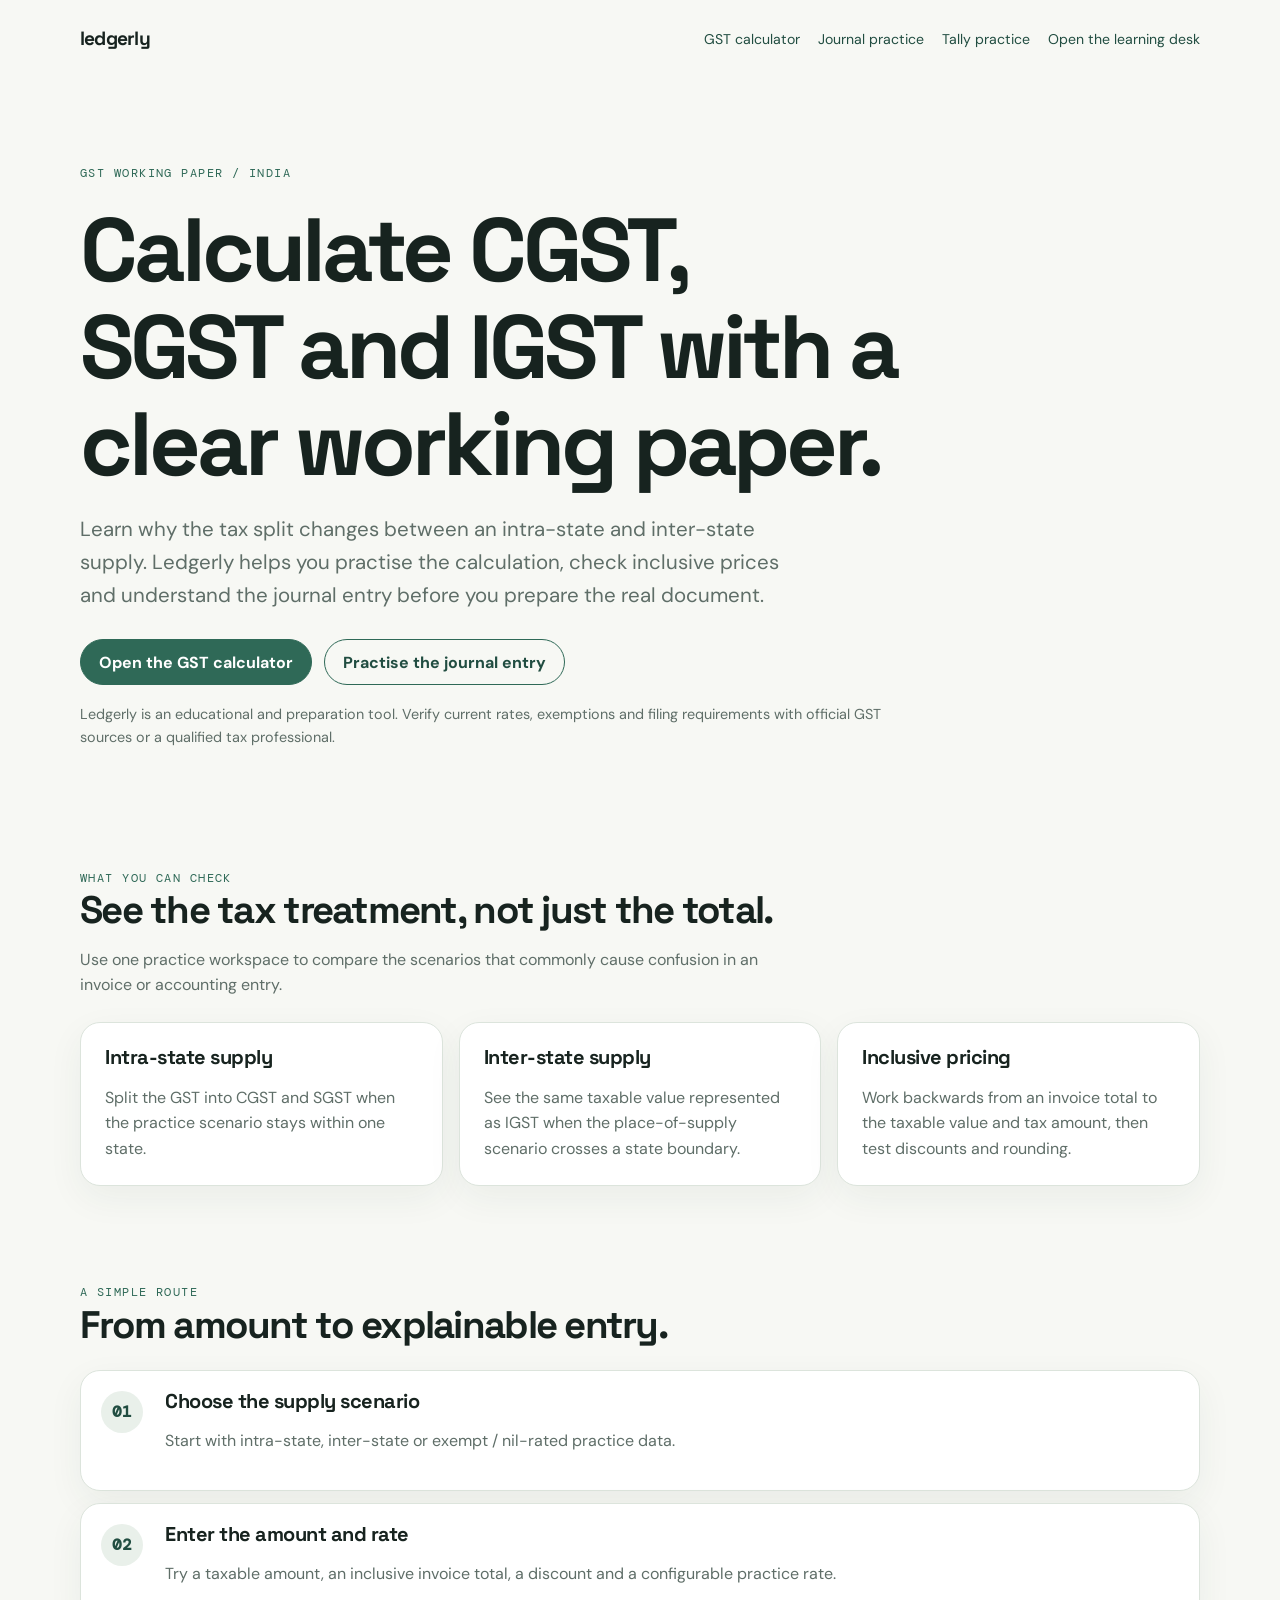
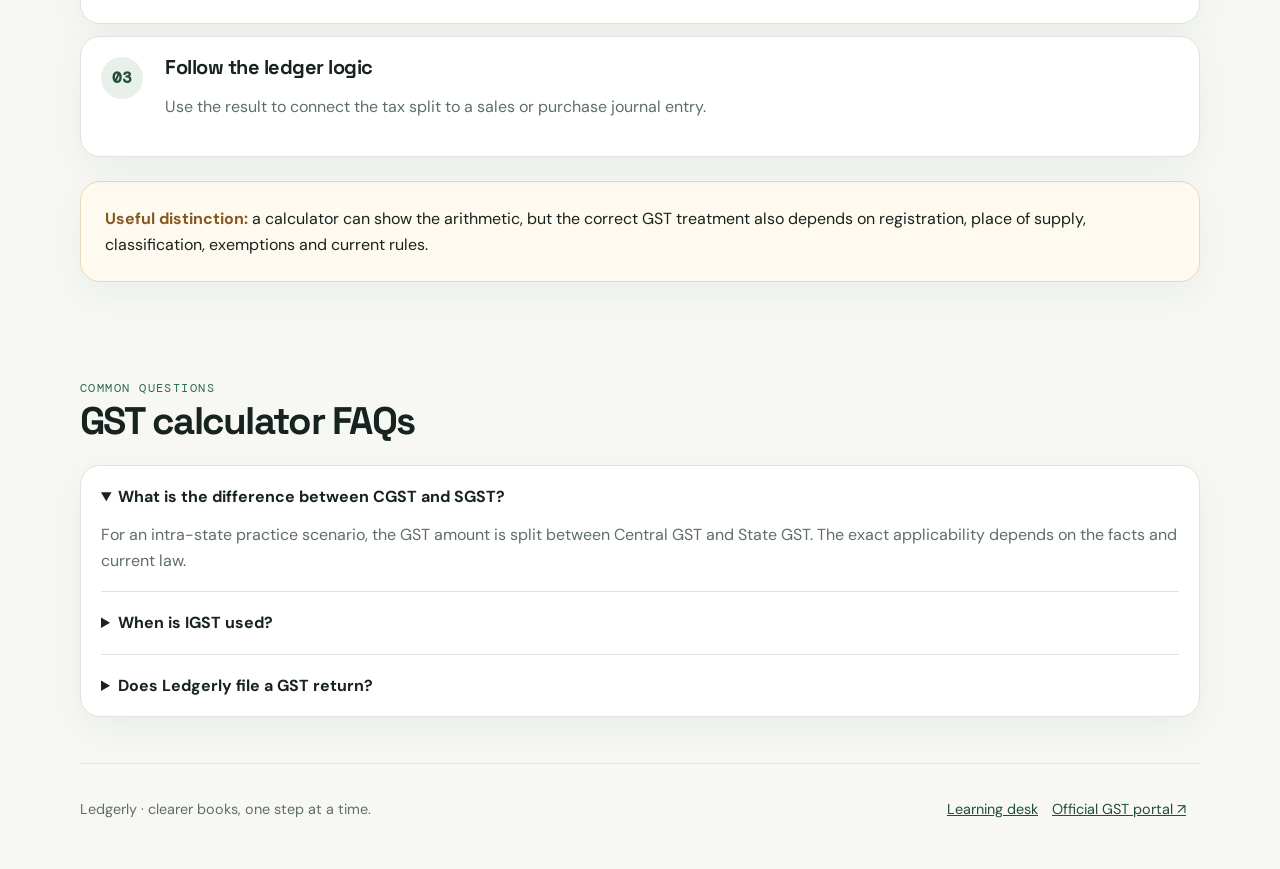
<file: gst-calculator.html>
<!DOCTYPE html>
<html lang="en">
<head>
  <meta charset="UTF-8" />
  <meta name="viewport" content="width=device-width, initial-scale=1.0" />
  <meta name="description" content="Practise GST calculations for intra-state CGST and SGST, inter-state IGST, inclusive prices and discounts with Ledgerly." />
  <meta name="robots" content="index, follow" />
  <link rel="canonical" href="https://ledgerly-6d88.onrender.com/Ledgerly/gst-calculator.html" />
  <meta property="og:site_name" content="Ledgerly" />
  <meta property="og:title" content="Free GST Calculator for CGST, SGST and IGST" />
  <meta property="og:description" content="Understand the GST split before you prepare an invoice or return working paper." />
  <meta property="og:type" content="website" />
  <meta property="og:url" content="https://ledgerly-6d88.onrender.com/Ledgerly/gst-calculator.html" />
  <meta name="twitter:card" content="summary" />
  <title>Free GST Calculator for CGST, SGST and IGST | Ledgerly</title>
  <link rel="preconnect" href="https://fonts.googleapis.com" />
  <link rel="preconnect" href="https://fonts.gstatic.com" crossorigin />
  <link href="https://fonts.googleapis.com/css2?family=DM+Mono:wght@400;500&family=DM+Sans:wght@400;500;600;700&family=Space+Grotesk:wght@500;600;700&display=swap" rel="stylesheet" />
  <link rel="stylesheet" href="seo-pages.css" />
</head>
<body>
  <div class="seo-shell">
    <header class="seo-header">
      <a class="seo-brand" href="index.html">ledgerly</a>
      <nav class="seo-nav" aria-label="Ledgerly guides">
        <a href="gst-calculator.html">GST calculator</a>
        <a href="journal-entry-practice.html">Journal practice</a>
        <a href="tally-practice.html">Tally practice</a>
        <a href="index.html">Open the learning desk</a>
      </nav>
    </header>

    <main class="seo-main">
      <section class="seo-hero">
        <span class="seo-kicker">GST WORKING PAPER / INDIA</span>
        <h1>Calculate CGST, SGST and IGST with a clear working paper.</h1>
        <p class="seo-lede">Learn why the tax split changes between an intra-state and inter-state supply. Ledgerly helps you practise the calculation, check inclusive prices and understand the journal entry before you prepare the real document.</p>
        <div class="seo-actions">
          <a class="seo-button" href="index.html">Open the GST calculator</a>
          <a class="seo-button secondary" href="journal-entry-practice.html">Practise the journal entry</a>
        </div>
        <p class="seo-note">Ledgerly is an educational and preparation tool. Verify current rates, exemptions and filing requirements with official GST sources or a qualified tax professional.</p>
      </section>

      <section class="seo-section">
        <div class="seo-section-heading">
          <span class="seo-kicker">WHAT YOU CAN CHECK</span>
          <h2>See the tax treatment, not just the total.</h2>
          <p>Use one practice workspace to compare the scenarios that commonly cause confusion in an invoice or accounting entry.</p>
        </div>
        <div class="seo-card-grid">
          <article class="seo-card"><h3>Intra-state supply</h3><p>Split the GST into CGST and SGST when the practice scenario stays within one state.</p></article>
          <article class="seo-card"><h3>Inter-state supply</h3><p>See the same taxable value represented as IGST when the place-of-supply scenario crosses a state boundary.</p></article>
          <article class="seo-card"><h3>Inclusive pricing</h3><p>Work backwards from an invoice total to the taxable value and tax amount, then test discounts and rounding.</p></article>
        </div>
      </section>

      <section class="seo-section">
        <div class="seo-section-heading">
          <span class="seo-kicker">A SIMPLE ROUTE</span>
          <h2>From amount to explainable entry.</h2>
        </div>
        <div class="seo-step-grid">
          <div class="seo-step"><span class="seo-step-number">01</span><div><h3>Choose the supply scenario</h3><p>Start with intra-state, inter-state or exempt / nil-rated practice data.</p></div></div>
          <div class="seo-step"><span class="seo-step-number">02</span><div><h3>Enter the amount and rate</h3><p>Try a taxable amount, an inclusive invoice total, a discount and a configurable practice rate.</p></div></div>
          <div class="seo-step"><span class="seo-step-number">03</span><div><h3>Follow the ledger logic</h3><p>Use the result to connect the tax split to a sales or purchase journal entry.</p></div></div>
        </div>
        <div class="seo-callout"><strong>Useful distinction:</strong> a calculator can show the arithmetic, but the correct GST treatment also depends on registration, place of supply, classification, exemptions and current rules.</div>
      </section>

      <section class="seo-section">
        <div class="seo-section-heading"><span class="seo-kicker">COMMON QUESTIONS</span><h2>GST calculator FAQs</h2></div>
        <div class="seo-faq">
          <details open><summary>What is the difference between CGST and SGST?</summary><p>For an intra-state practice scenario, the GST amount is split between Central GST and State GST. The exact applicability depends on the facts and current law.</p></details>
          <details><summary>When is IGST used?</summary><p>IGST is used for inter-state supplies and other situations defined by GST rules. Confirm the place-of-supply treatment before relying on a calculation.</p></details>
          <details><summary>Does Ledgerly file a GST return?</summary><p>No. Ledgerly prepares illustrative calculations and working papers. Portal login, payment and filing remain on the official GST portal or an authorised integration.</p></details>
        </div>
      </section>
    </main>

    <footer class="seo-footer"><span>Ledgerly · clearer books, one step at a time.</span><span><a href="index.html">Learning desk</a><a href="https://www.gst.gov.in/" target="_blank" rel="noopener noreferrer">Official GST portal ↗</a></span></footer>
  </div>
</body>
</html>
</file>
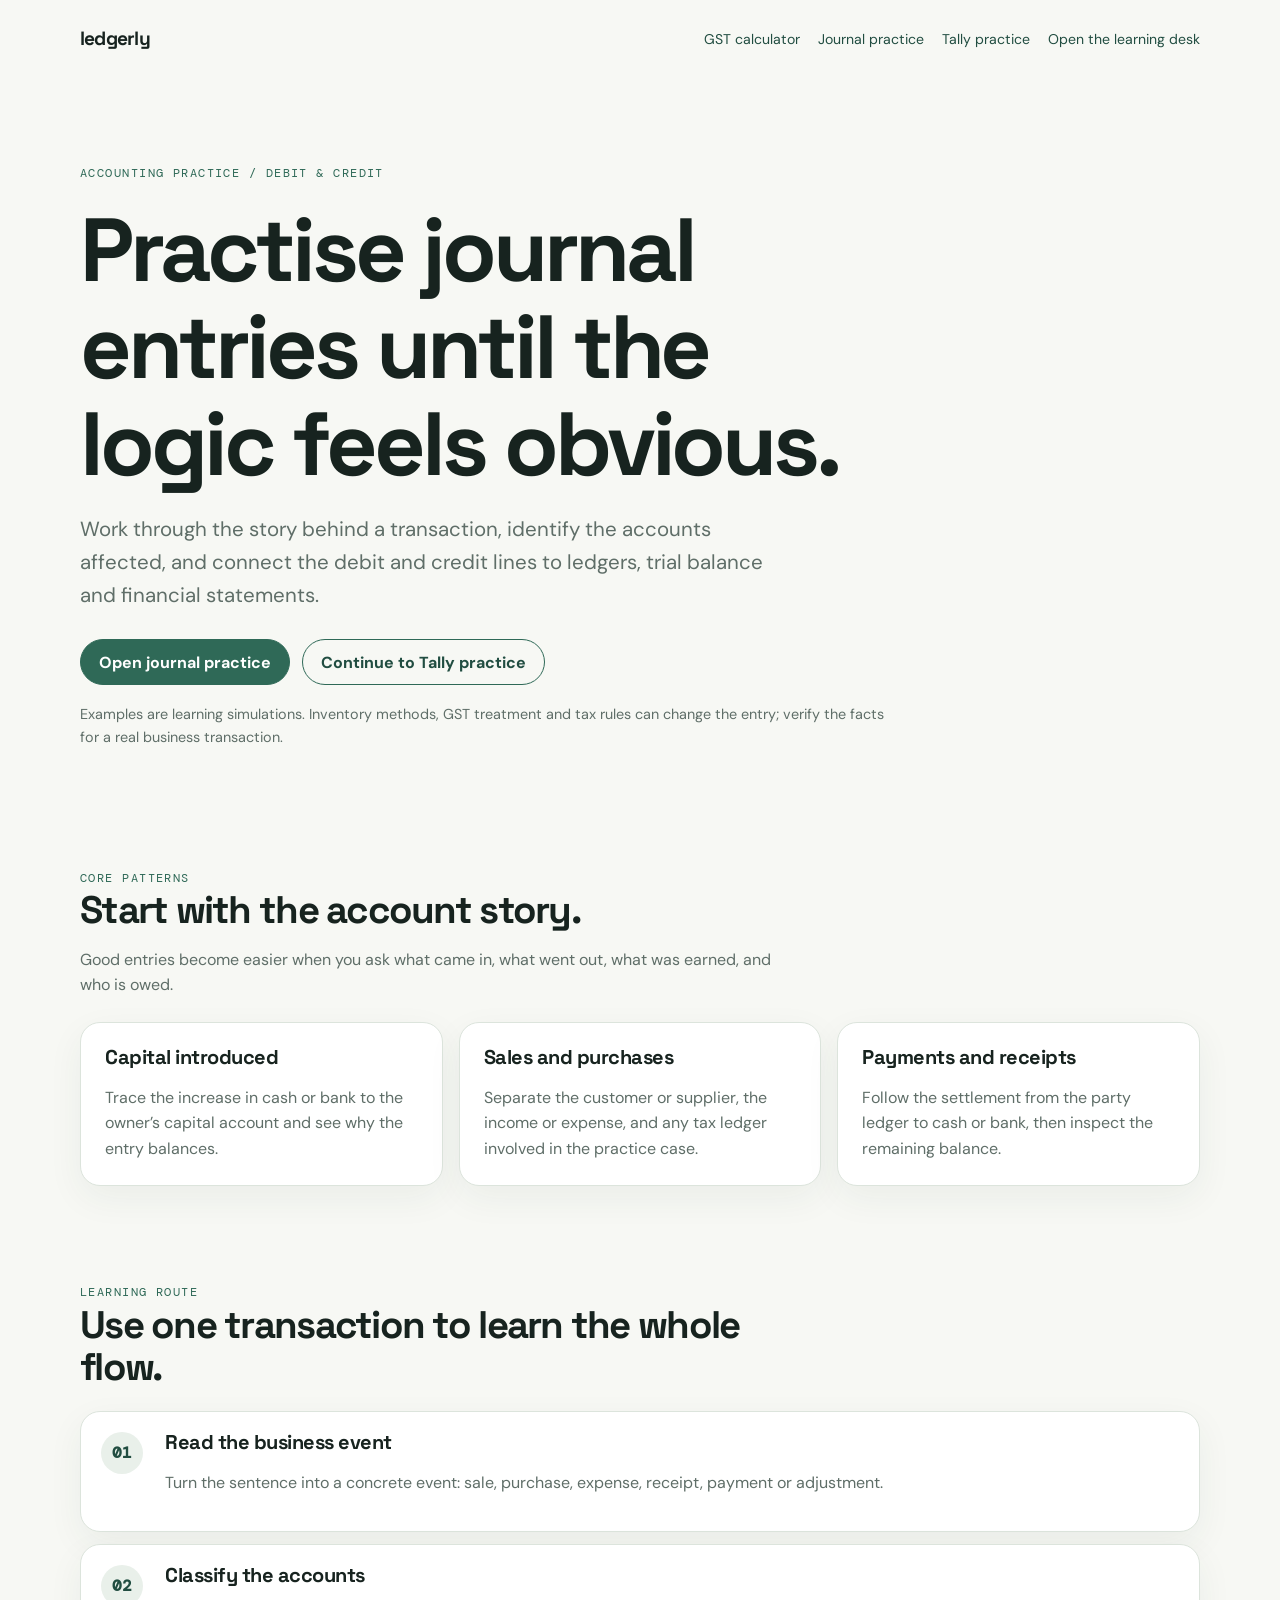
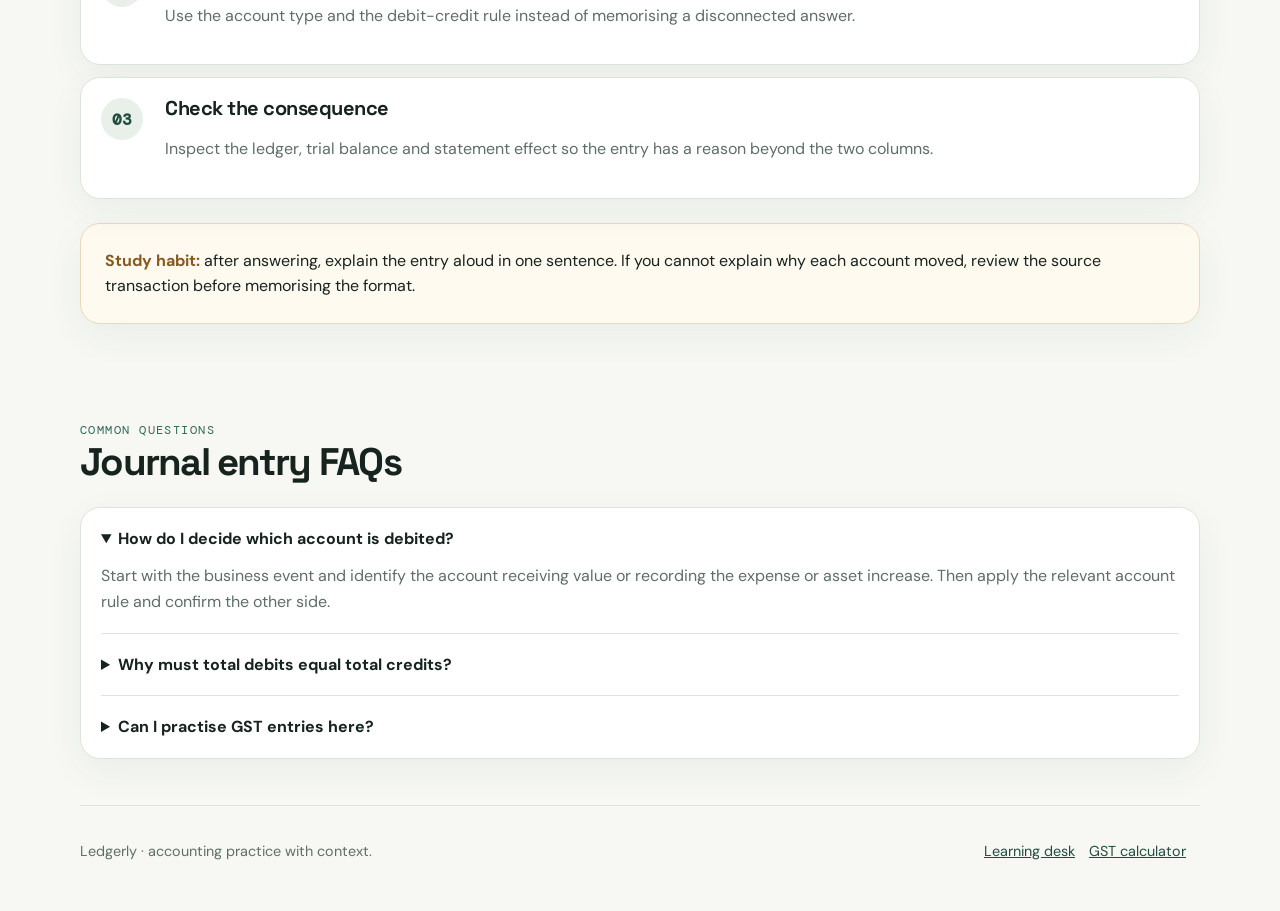
<file: journal-entry-practice.html>
<!DOCTYPE html>
<html lang="en">
<head>
  <meta charset="UTF-8" />
  <meta name="viewport" content="width=device-width, initial-scale=1.0" />
  <meta name="description" content="Practise accounting journal entries with clear debit and credit explanations, GST examples and connected ledger logic in Ledgerly." />
  <meta name="robots" content="index, follow" />
  <link rel="canonical" href="https://ledgerly-6d88.onrender.com/Ledgerly/journal-entry-practice.html" />
  <meta property="og:site_name" content="Ledgerly" />
  <meta property="og:title" content="Journal Entry Practice with Debit and Credit Explanations" />
  <meta property="og:description" content="Build confidence with practical accounting entries for capital, sales, purchases, expenses and GST." />
  <meta property="og:type" content="website" />
  <meta property="og:url" content="https://ledgerly-6d88.onrender.com/Ledgerly/journal-entry-practice.html" />
  <meta name="twitter:card" content="summary" />
  <title>Journal Entry Practice with Debit and Credit Explanations | Ledgerly</title>
  <link rel="preconnect" href="https://fonts.googleapis.com" />
  <link rel="preconnect" href="https://fonts.gstatic.com" crossorigin />
  <link href="https://fonts.googleapis.com/css2?family=DM+Mono:wght@400;500&family=DM+Sans:wght@400;500;600;700&family=Space+Grotesk:wght@500;600;700&display=swap" rel="stylesheet" />
  <link rel="stylesheet" href="seo-pages.css" />
</head>
<body>
  <div class="seo-shell">
    <header class="seo-header">
      <a class="seo-brand" href="index.html">ledgerly</a>
      <nav class="seo-nav" aria-label="Ledgerly guides">
        <a href="gst-calculator.html">GST calculator</a>
        <a href="journal-entry-practice.html">Journal practice</a>
        <a href="tally-practice.html">Tally practice</a>
        <a href="index.html">Open the learning desk</a>
      </nav>
    </header>

    <main class="seo-main">
      <section class="seo-hero">
        <span class="seo-kicker">ACCOUNTING PRACTICE / DEBIT &amp; CREDIT</span>
        <h1>Practise journal entries until the logic feels obvious.</h1>
        <p class="seo-lede">Work through the story behind a transaction, identify the accounts affected, and connect the debit and credit lines to ledgers, trial balance and financial statements.</p>
        <div class="seo-actions">
          <a class="seo-button" href="index.html#journal">Open journal practice</a>
          <a class="seo-button secondary" href="tally-practice.html">Continue to Tally practice</a>
        </div>
        <p class="seo-note">Examples are learning simulations. Inventory methods, GST treatment and tax rules can change the entry; verify the facts for a real business transaction.</p>
      </section>

      <section class="seo-section">
        <div class="seo-section-heading">
          <span class="seo-kicker">CORE PATTERNS</span>
          <h2>Start with the account story.</h2>
          <p>Good entries become easier when you ask what came in, what went out, what was earned, and who is owed.</p>
        </div>
        <div class="seo-card-grid">
          <article class="seo-card"><h3>Capital introduced</h3><p>Trace the increase in cash or bank to the owner’s capital account and see why the entry balances.</p></article>
          <article class="seo-card"><h3>Sales and purchases</h3><p>Separate the customer or supplier, the income or expense, and any tax ledger involved in the practice case.</p></article>
          <article class="seo-card"><h3>Payments and receipts</h3><p>Follow the settlement from the party ledger to cash or bank, then inspect the remaining balance.</p></article>
        </div>
      </section>

      <section class="seo-section">
        <div class="seo-section-heading">
          <span class="seo-kicker">LEARNING ROUTE</span>
          <h2>Use one transaction to learn the whole flow.</h2>
        </div>
        <div class="seo-step-grid">
          <div class="seo-step"><span class="seo-step-number">01</span><div><h3>Read the business event</h3><p>Turn the sentence into a concrete event: sale, purchase, expense, receipt, payment or adjustment.</p></div></div>
          <div class="seo-step"><span class="seo-step-number">02</span><div><h3>Classify the accounts</h3><p>Use the account type and the debit-credit rule instead of memorising a disconnected answer.</p></div></div>
          <div class="seo-step"><span class="seo-step-number">03</span><div><h3>Check the consequence</h3><p>Inspect the ledger, trial balance and statement effect so the entry has a reason beyond the two columns.</p></div></div>
        </div>
        <div class="seo-callout"><strong>Study habit:</strong> after answering, explain the entry aloud in one sentence. If you cannot explain why each account moved, review the source transaction before memorising the format.</div>
      </section>

      <section class="seo-section">
        <div class="seo-section-heading"><span class="seo-kicker">COMMON QUESTIONS</span><h2>Journal entry FAQs</h2></div>
        <div class="seo-faq">
          <details open><summary>How do I decide which account is debited?</summary><p>Start with the business event and identify the account receiving value or recording the expense or asset increase. Then apply the relevant account rule and confirm the other side.</p></details>
          <details><summary>Why must total debits equal total credits?</summary><p>Double-entry bookkeeping records the same event from two linked perspectives. Equality is the first control that the entry has been captured completely.</p></details>
          <details><summary>Can I practise GST entries here?</summary><p>Yes. Ledgerly includes a GST decision desk that compares same-state CGST and SGST with different-state IGST, but the examples remain educational and configurable.</p></details>
        </div>
      </section>
    </main>

    <footer class="seo-footer"><span>Ledgerly · accounting practice with context.</span><span><a href="index.html">Learning desk</a><a href="gst-calculator.html">GST calculator</a></span></footer>
  </div>
</body>
</html>
</file>
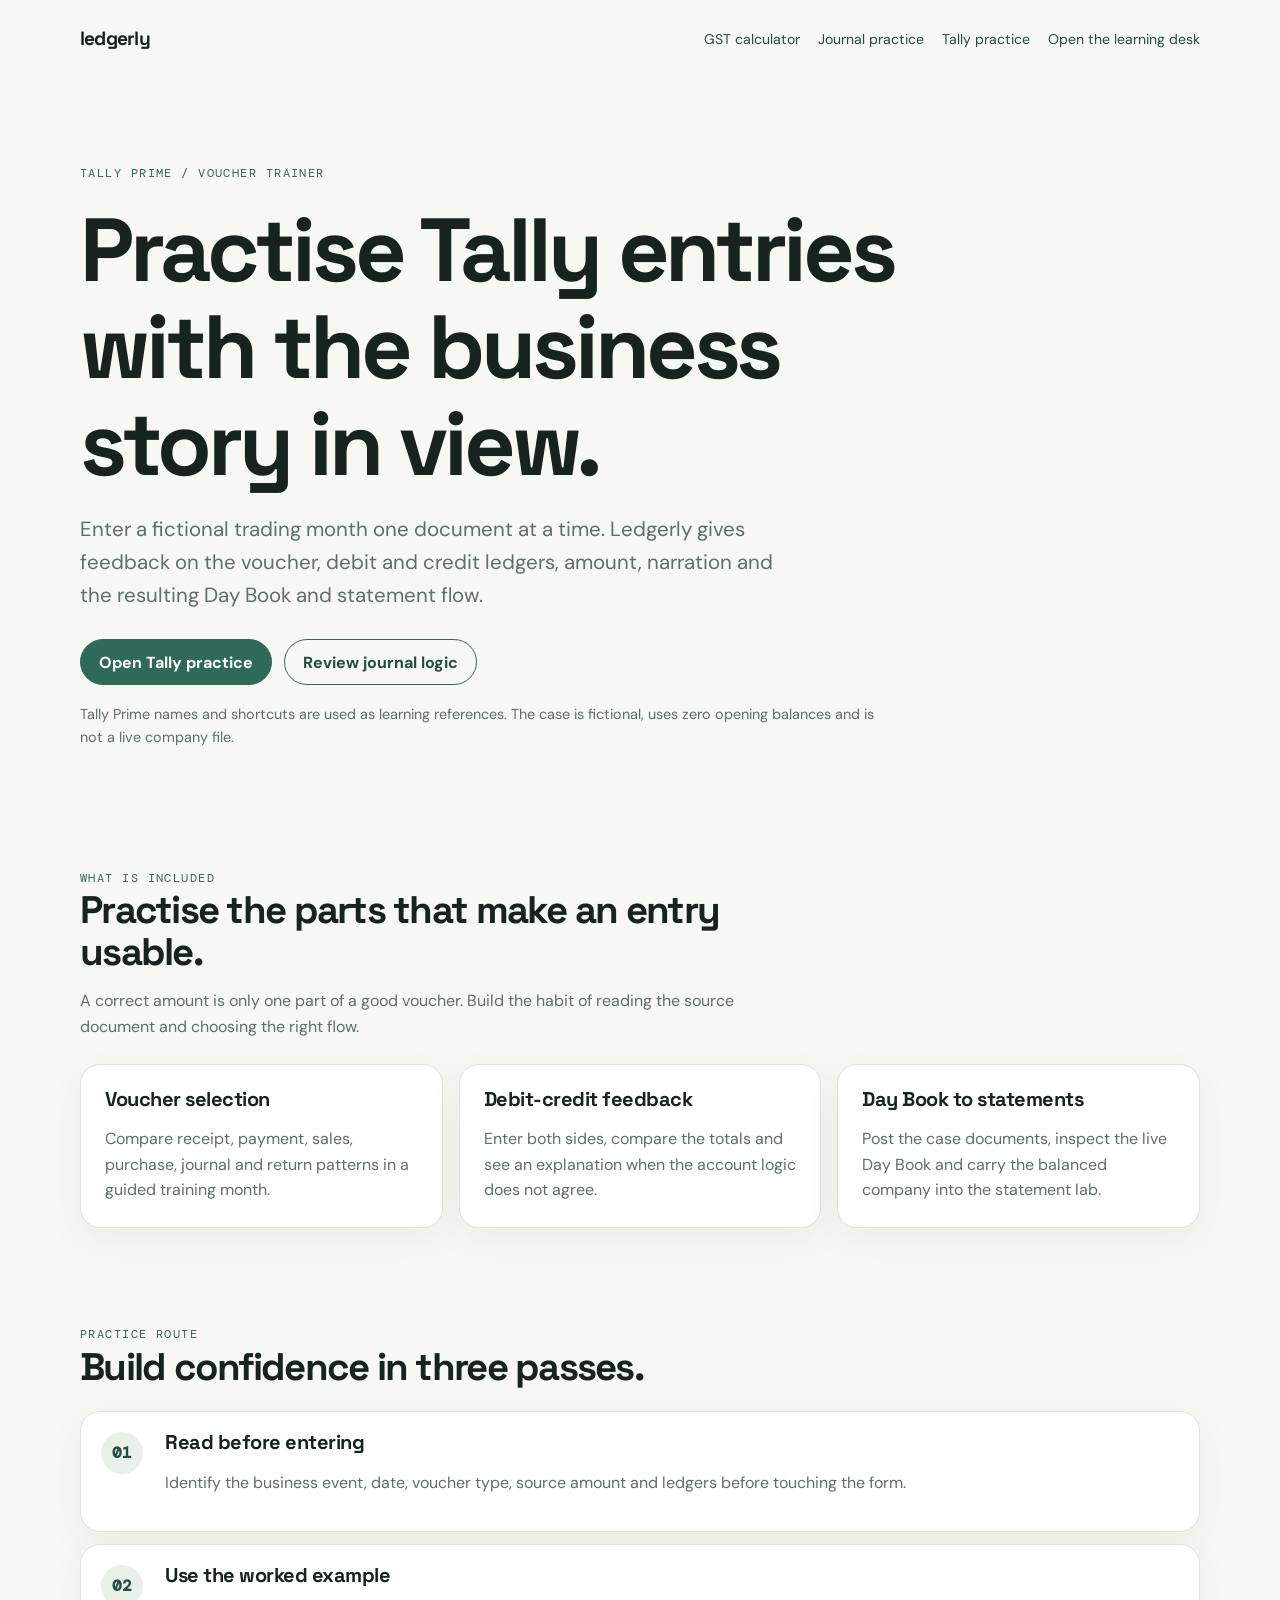
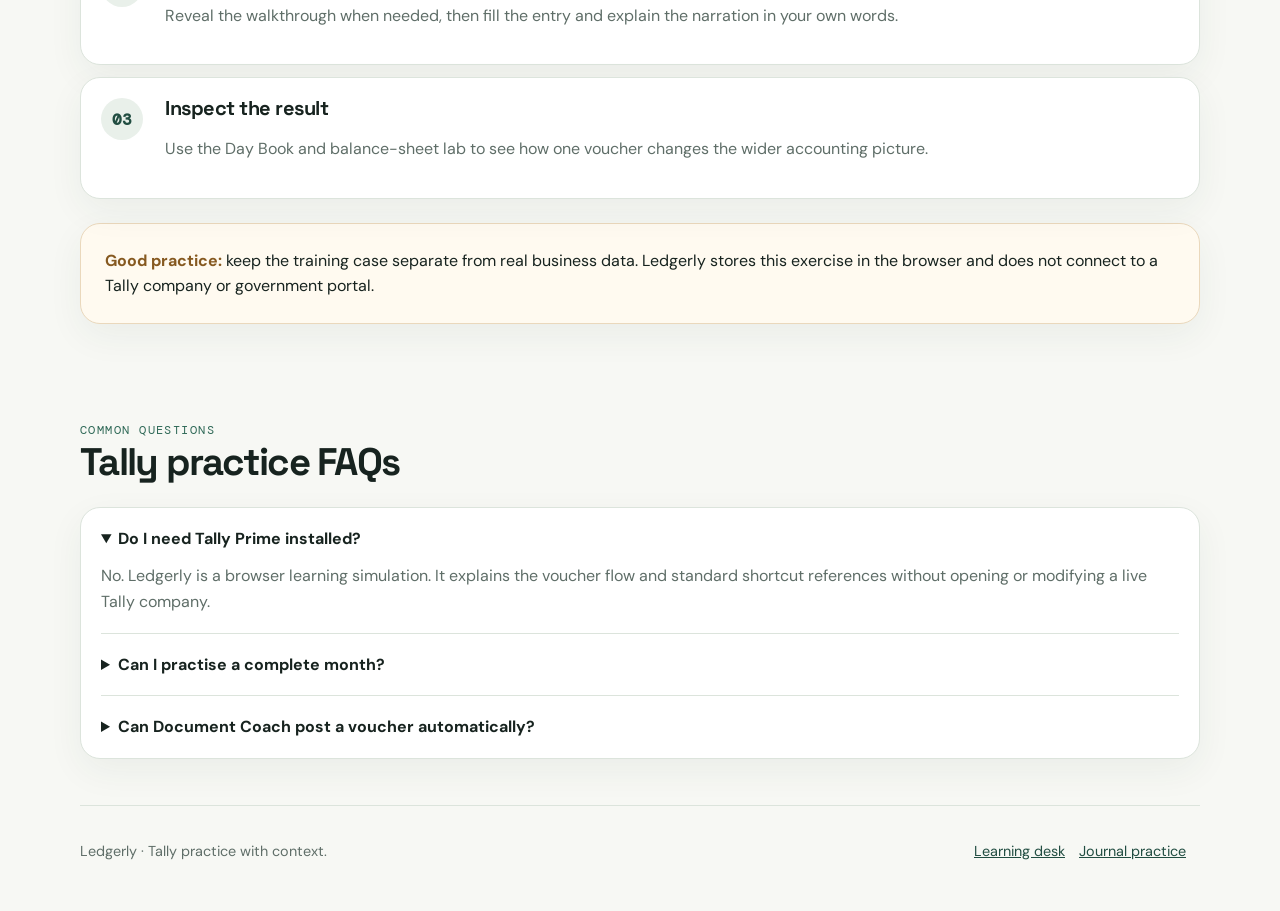
<file: tally-practice.html>
<!DOCTYPE html>
<html lang="en">
<head>
  <meta charset="UTF-8" />
  <meta name="viewport" content="width=device-width, initial-scale=1.0" />
  <meta name="description" content="Practise Tally Prime voucher entries with a fictional trading month, debit-credit feedback, shortcut guidance and a balance-sheet handoff in Ledgerly." />
  <meta name="robots" content="index, follow" />
  <link rel="canonical" href="https://ledgerly-6d88.onrender.com/Ledgerly/tally-practice.html" />
  <meta property="og:site_name" content="Ledgerly" />
  <meta property="og:title" content="Tally Prime Voucher Practice and Accounting Labs" />
  <meta property="og:description" content="Enter a fictional trading month, practise voucher logic and connect entries to the day book and statements." />
  <meta property="og:type" content="website" />
  <meta property="og:url" content="https://ledgerly-6d88.onrender.com/Ledgerly/tally-practice.html" />
  <meta name="twitter:card" content="summary" />
  <title>Tally Prime Voucher Practice and Accounting Labs | Ledgerly</title>
  <link rel="preconnect" href="https://fonts.googleapis.com" />
  <link rel="preconnect" href="https://fonts.gstatic.com" crossorigin />
  <link href="https://fonts.googleapis.com/css2?family=DM+Mono:wght@400;500&family=DM+Sans:wght@400;500;600;700&family=Space+Grotesk:wght@500;600;700&display=swap" rel="stylesheet" />
  <link rel="stylesheet" href="seo-pages.css" />
</head>
<body>
  <div class="seo-shell">
    <header class="seo-header">
      <a class="seo-brand" href="index.html">ledgerly</a>
      <nav class="seo-nav" aria-label="Ledgerly guides">
        <a href="gst-calculator.html">GST calculator</a>
        <a href="journal-entry-practice.html">Journal practice</a>
        <a href="tally-practice.html">Tally practice</a>
        <a href="index.html">Open the learning desk</a>
      </nav>
    </header>

    <main class="seo-main">
      <section class="seo-hero">
        <span class="seo-kicker">TALLY PRIME / VOUCHER TRAINER</span>
        <h1>Practise Tally entries with the business story in view.</h1>
        <p class="seo-lede">Enter a fictional trading month one document at a time. Ledgerly gives feedback on the voucher, debit and credit ledgers, amount, narration and the resulting Day Book and statement flow.</p>
        <div class="seo-actions">
          <a class="seo-button" href="index.html#tally">Open Tally practice</a>
          <a class="seo-button secondary" href="journal-entry-practice.html">Review journal logic</a>
        </div>
        <p class="seo-note">Tally Prime names and shortcuts are used as learning references. The case is fictional, uses zero opening balances and is not a live company file.</p>
      </section>

      <section class="seo-section">
        <div class="seo-section-heading">
          <span class="seo-kicker">WHAT IS INCLUDED</span>
          <h2>Practise the parts that make an entry usable.</h2>
          <p>A correct amount is only one part of a good voucher. Build the habit of reading the source document and choosing the right flow.</p>
        </div>
        <div class="seo-card-grid">
          <article class="seo-card"><h3>Voucher selection</h3><p>Compare receipt, payment, sales, purchase, journal and return patterns in a guided training month.</p></article>
          <article class="seo-card"><h3>Debit-credit feedback</h3><p>Enter both sides, compare the totals and see an explanation when the account logic does not agree.</p></article>
          <article class="seo-card"><h3>Day Book to statements</h3><p>Post the case documents, inspect the live Day Book and carry the balanced company into the statement lab.</p></article>
        </div>
      </section>

      <section class="seo-section">
        <div class="seo-section-heading">
          <span class="seo-kicker">PRACTICE ROUTE</span>
          <h2>Build confidence in three passes.</h2>
        </div>
        <div class="seo-step-grid">
          <div class="seo-step"><span class="seo-step-number">01</span><div><h3>Read before entering</h3><p>Identify the business event, date, voucher type, source amount and ledgers before touching the form.</p></div></div>
          <div class="seo-step"><span class="seo-step-number">02</span><div><h3>Use the worked example</h3><p>Reveal the walkthrough when needed, then fill the entry and explain the narration in your own words.</p></div></div>
          <div class="seo-step"><span class="seo-step-number">03</span><div><h3>Inspect the result</h3><p>Use the Day Book and balance-sheet lab to see how one voucher changes the wider accounting picture.</p></div></div>
        </div>
        <div class="seo-callout"><strong>Good practice:</strong> keep the training case separate from real business data. Ledgerly stores this exercise in the browser and does not connect to a Tally company or government portal.</div>
      </section>

      <section class="seo-section">
        <div class="seo-section-heading"><span class="seo-kicker">COMMON QUESTIONS</span><h2>Tally practice FAQs</h2></div>
        <div class="seo-faq">
          <details open><summary>Do I need Tally Prime installed?</summary><p>No. Ledgerly is a browser learning simulation. It explains the voucher flow and standard shortcut references without opening or modifying a live Tally company.</p></details>
          <details><summary>Can I practise a complete month?</summary><p>Yes. The fictional case contains 20 documents and connects the entry trainer to a live Day Book, trial balance and balance-sheet learning lab.</p></details>
          <details><summary>Can Document Coach post a voucher automatically?</summary><p>Document Coach suggests a voucher and ledger mapping from a sample or uploaded document. You review and edit the suggestion before handing it into the training form.</p></details>
        </div>
      </section>
    </main>

    <footer class="seo-footer"><span>Ledgerly · Tally practice with context.</span><span><a href="index.html">Learning desk</a><a href="journal-entry-practice.html">Journal practice</a></span></footer>
  </div>
</body>
</html>
</file>
<file: seo-pages.css>
:root {
  color-scheme: light;
  --seo-ink: #17231f;
  --seo-muted: #5f6e68;
  --seo-paper: #f7f8f4;
  --seo-card: #ffffff;
  --seo-line: #dce4dc;
  --seo-accent: #2f6957;
  --seo-accent-dark: #214d41;
  --seo-warm: #d39a55;
}

* { box-sizing: border-box; }

body {
  margin: 0;
  background: var(--seo-paper);
  color: var(--seo-ink);
  font-family: "DM Sans", system-ui, sans-serif;
  line-height: 1.6;
}

a { color: var(--seo-accent-dark); }
a:hover { color: var(--seo-accent); }

.seo-shell { min-height: 100vh; }

.seo-header,
.seo-main,
.seo-footer {
  width: min(1120px, calc(100% - 40px));
  margin: 0 auto;
}

.seo-header {
  display: flex;
  align-items: center;
  justify-content: space-between;
  gap: 24px;
  padding: 24px 0;
}

.seo-brand {
  color: var(--seo-ink);
  font-family: "Space Grotesk", system-ui, sans-serif;
  font-size: 1.2rem;
  font-weight: 700;
  letter-spacing: -.04em;
  text-decoration: none;
}

.seo-nav {
  display: flex;
  flex-wrap: wrap;
  justify-content: flex-end;
  gap: 8px 18px;
  font-size: .88rem;
}

.seo-nav a { text-decoration: none; }

.seo-hero {
  padding: 80px 0 54px;
  max-width: 820px;
}

.seo-kicker {
  color: var(--seo-accent);
  font-family: "DM Mono", monospace;
  font-size: .75rem;
  letter-spacing: .12em;
  text-transform: uppercase;
}

h1,
h2,
h3 {
  font-family: "Space Grotesk", system-ui, sans-serif;
  line-height: 1.08;
  letter-spacing: -.045em;
}

h1 {
  max-width: 860px;
  margin: 18px 0;
  font-size: clamp(2.6rem, 7vw, 5.6rem);
}

h2 { margin: 0 0 14px; font-size: clamp(1.7rem, 3vw, 2.5rem); }
h3 { margin: 0 0 8px; font-size: 1.25rem; letter-spacing: -.025em; }

.seo-lede {
  max-width: 700px;
  color: var(--seo-muted);
  font-size: clamp(1.05rem, 2vw, 1.28rem);
}

.seo-actions { display: flex; flex-wrap: wrap; gap: 12px; margin-top: 28px; }

.seo-button {
  display: inline-flex;
  align-items: center;
  justify-content: center;
  min-height: 46px;
  padding: 0 18px;
  border: 1px solid var(--seo-accent);
  border-radius: 999px;
  background: var(--seo-accent);
  color: white;
  font-weight: 700;
  text-decoration: none;
}

.seo-button:hover { background: var(--seo-accent-dark); color: white; }
.seo-button.secondary { background: transparent; color: var(--seo-accent-dark); }
.seo-button.secondary:hover { background: #e9f0ea; }

.seo-note {
  margin-top: 18px;
  color: var(--seo-muted);
  font-size: .9rem;
}

.seo-section { padding: 46px 0; }

.seo-section-heading {
  max-width: 720px;
  margin-bottom: 24px;
}

.seo-section-heading p,
.seo-card p,
.seo-step p,
.seo-faq p { color: var(--seo-muted); }

.seo-card-grid {
  display: grid;
  grid-template-columns: repeat(3, minmax(0, 1fr));
  gap: 16px;
}

.seo-card,
.seo-step,
.seo-callout,
.seo-faq {
  border: 1px solid var(--seo-line);
  border-radius: 20px;
  background: var(--seo-card);
  box-shadow: 0 12px 36px rgba(40, 65, 49, .06);
}

.seo-card { padding: 24px; }
.seo-card p { margin-bottom: 0; }

.seo-step-grid { display: grid; gap: 12px; }

.seo-step {
  display: grid;
  grid-template-columns: 48px 1fr;
  gap: 16px;
  padding: 20px;
}

.seo-step-number {
  display: grid;
  width: 42px;
  height: 42px;
  place-items: center;
  border-radius: 50%;
  background: #e9f0ea;
  color: var(--seo-accent-dark);
  font-family: "DM Mono", monospace;
  font-weight: 700;
}

.seo-callout {
  margin-top: 24px;
  padding: 24px;
  border-color: #ead8bc;
  background: #fffaf0;
}

.seo-callout strong { color: #865920; }

.seo-faq { padding: 0 20px; }
.seo-faq details { padding: 18px 0; border-bottom: 1px solid var(--seo-line); }
.seo-faq details:last-child { border-bottom: 0; }
.seo-faq summary { cursor: pointer; font-weight: 700; }
.seo-faq p { margin: 12px 0 0; }

.seo-footer {
  display: flex;
  flex-wrap: wrap;
  gap: 10px 24px;
  justify-content: space-between;
  padding: 34px 0 48px;
  border-top: 1px solid var(--seo-line);
  color: var(--seo-muted);
  font-size: .9rem;
}

.seo-footer a { margin-right: 14px; }

@media (max-width: 760px) {
  .seo-header { align-items: flex-start; flex-direction: column; }
  .seo-nav { justify-content: flex-start; }
  .seo-hero { padding-top: 48px; }
  .seo-card-grid { grid-template-columns: 1fr; }
  .seo-header, .seo-main, .seo-footer { width: min(100% - 28px, 1120px); }
}
</file>
